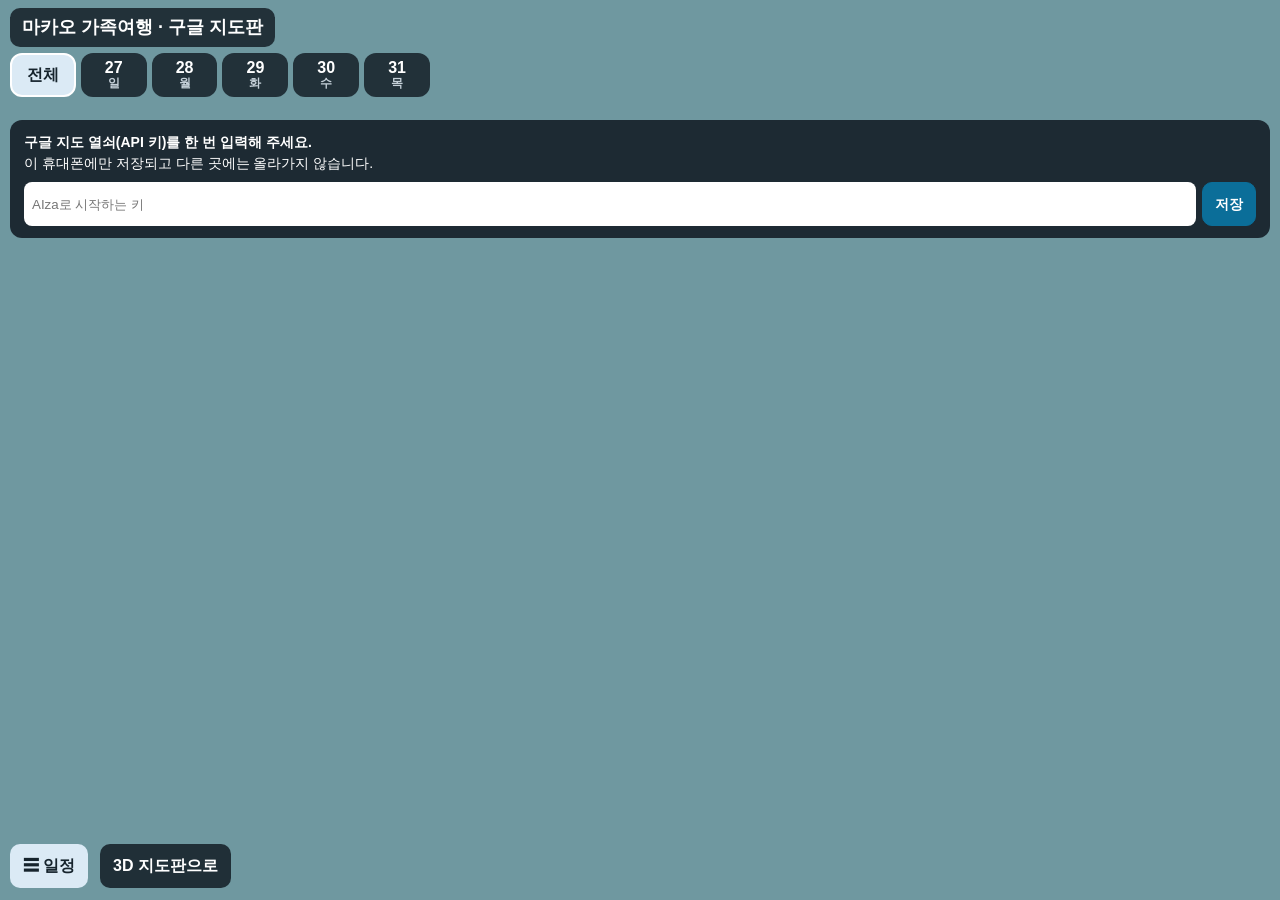
<file: google.html>
<!DOCTYPE html>
<html lang="ko">
<head>
  <meta charset="utf-8">
  <meta name="viewport" content="width=device-width, initial-scale=1">
  <title>마카오 가족여행 · 구글 지도판</title>
  <meta name="description" content="마카오 가족여행 일정을 구글 지도 위에서 보는 시험판">
  <link rel="stylesheet" href="./style.css">
  <style>
    /* 구글 지도판에서만 쓰는 모양 */
    #g-note { position: absolute; left: 10px; right: 10px; top: 120px; z-index: 4; padding: 12px 14px; border-radius: 12px; background: #1d2a33; color: #fff; font-size: 14px; }
    #g-note[hidden] { display: none; }
    #g-note a { color: #9fd3ff; }
    .g-meta { margin: 0 0 8px; color: var(--muted, #5b6770); font-size: 14px; }
    .g-item { padding: 10px 0; border-top: 1px solid rgba(128, 128, 128, .25); }
    .g-item .t { font-weight: 700; }
    .g-item .day { display: inline-block; margin-right: 6px; padding: 1px 7px; border-radius: 9px; color: #fff; font-size: 12px; font-weight: 700; }
    .g-item .warn { color: #b45309; font-weight: 700; font-size: 13px; }
    .g-item ul { margin: 6px 0 0; padding-left: 18px; font-size: 14px; }
    .g-item p { margin: 6px 0 0; font-size: 14px; }
    .g-links { display: flex; flex-wrap: wrap; gap: 8px; margin: 10px 0 4px; }
    .g-row { display: block; width: 100%; padding: 10px 0; border: 0; border-top: 1px solid rgba(128, 128, 128, .25); background: none; color: inherit; font: inherit; text-align: left; cursor: pointer; }
    .g-row.quiet { opacity: .6; }
    .g-row .time { display: inline-block; min-width: 46px; font-weight: 700; }
    .g-day { margin: 14px 0 2px; font-size: 15px; }
  </style>
</head>
<body>
  <div id="app">
    <div id="map" aria-label="구글 지도"></div>
    <div id="g-note" hidden></div>

    <header id="top">
      <h1 id="title">마카오 가족여행 · 구글 지도판</h1>
      <div id="tabs" role="tablist" aria-label="날짜"></div>
    </header>

    <nav id="bar" aria-label="메뉴">
      <button type="button" class="btn primary" id="btn-list">☰ <span>일정</span></button>
      <span class="gap"></span>
      <a class="btn" href="./index.html">3D 지도판으로</a>
    </nav>

    <section id="sheet" aria-label="여행 내용" hidden>
      <div id="sheet-head">
        <h2 id="sheet-title"></h2>
        <button type="button" class="btn icon" id="sheet-close" aria-label="닫기">✕</button>
      </div>
      <div id="sheet-body"></div>
    </section>
  </div>

  <noscript>이 페이지는 자바스크립트가 켜져 있어야 보입니다.</noscript>

  <script src="./data.js"></script>
  <script src="./gmap.js"></script>
</body>
</html>
</file>
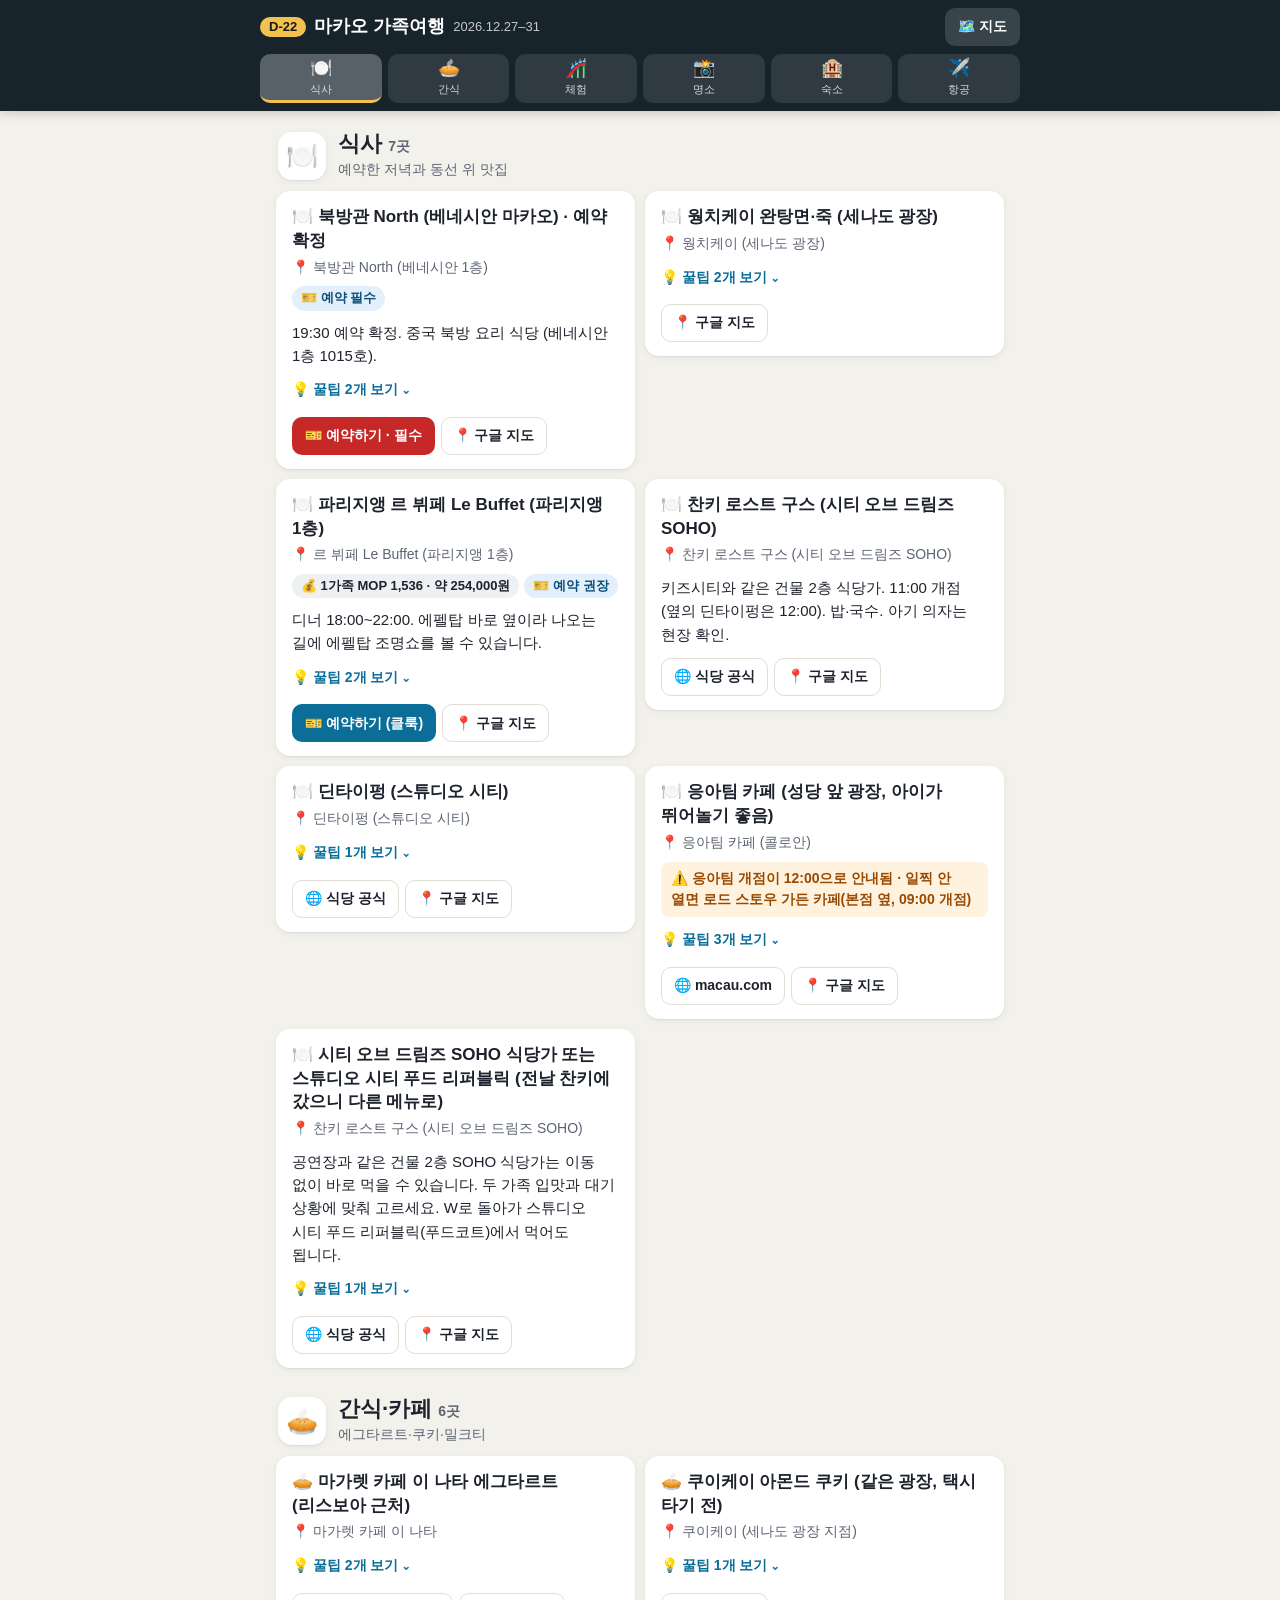
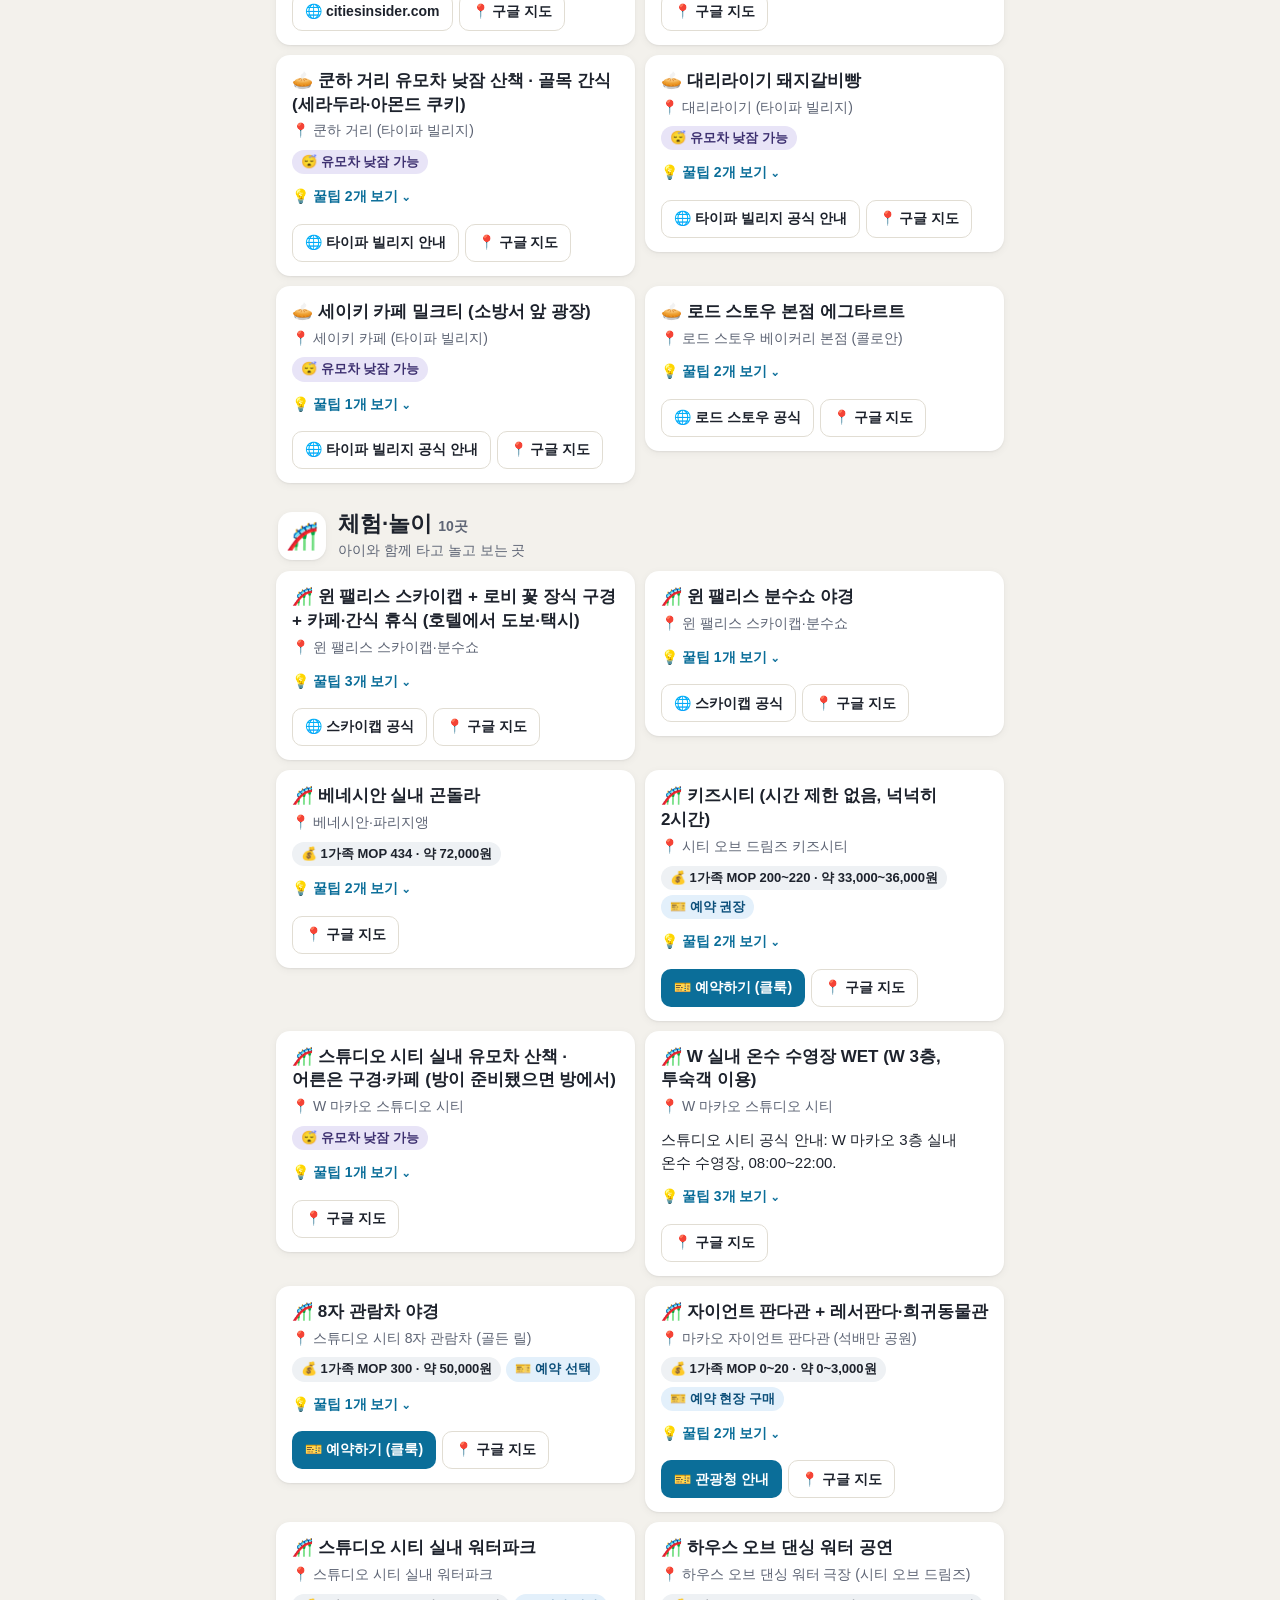
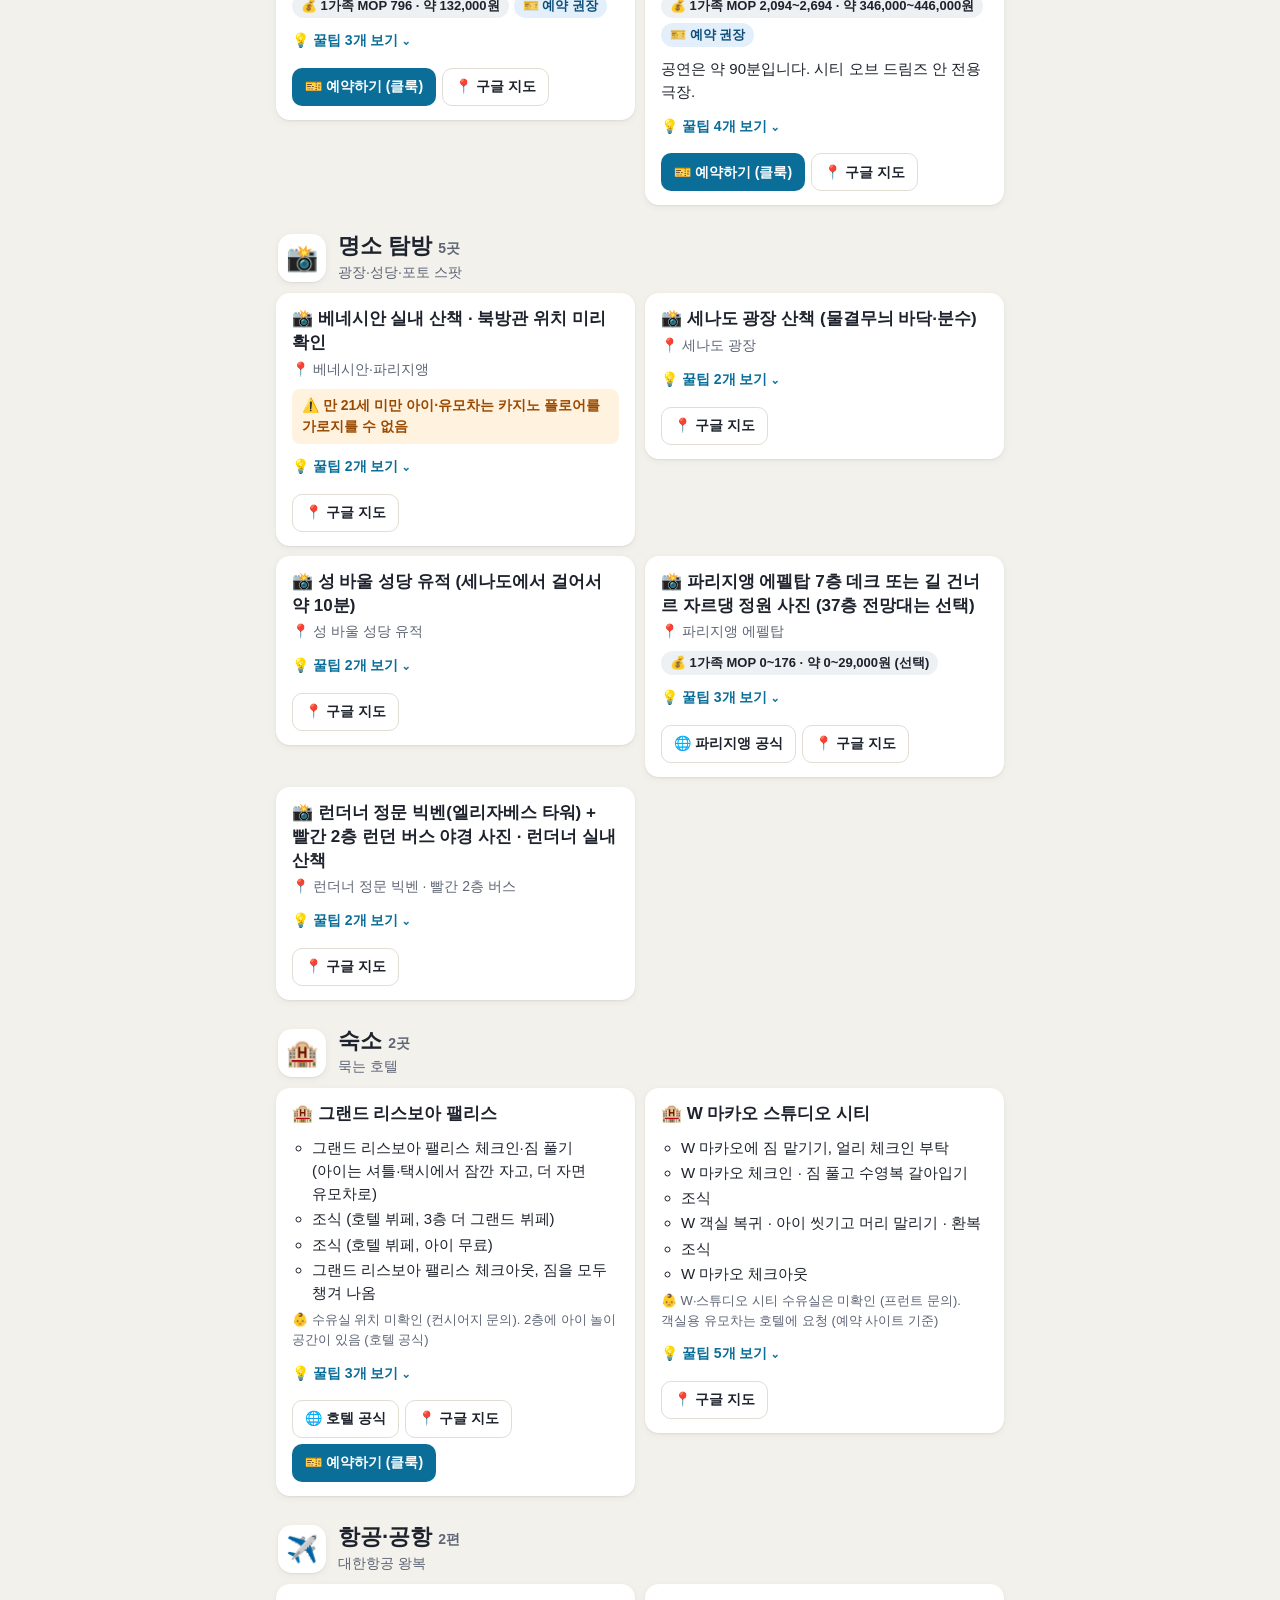
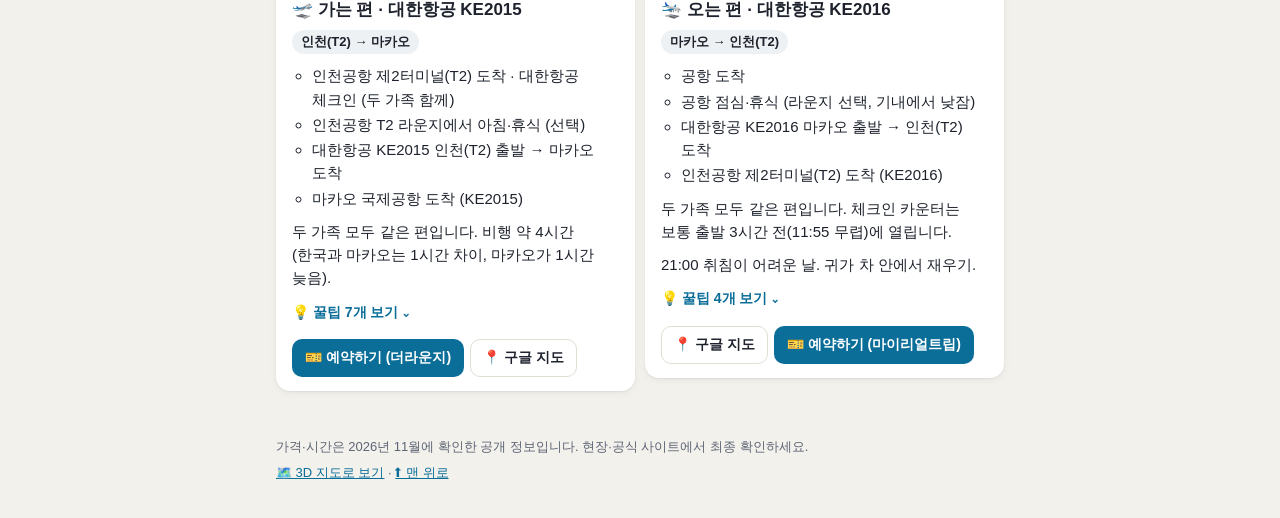
<file: schedule.html>
<!DOCTYPE html>
<html lang="ko">
<head>
  <meta charset="utf-8">
  <meta name="viewport" content="width=device-width, initial-scale=1, viewport-fit=cover">
  <meta name="color-scheme" content="light dark">
  <title>마카오 일정 카드</title>
  <meta name="description" content="마카오 4박 5일 가족여행 일정을 카테고리별 카드로 한눈에 보는 페이지">
  <link rel="manifest" href="./manifest.webmanifest">
  <link rel="apple-touch-icon" href="./icon-180.png?v=2">
  <link rel="icon" type="image/png" sizes="192x192" href="./icon-192.png?v=2">
  <meta name="theme-color" content="#18242c">
  <!-- 일정 카드 페이지: 지도 없이 일정만 크게 본다. 내용은 지도 페이지와 같은 data.js 를 쓴다 (한 곳만 고치면 둘 다 바뀜) -->
  <link rel="stylesheet" href="./schedule.css">
</head>
<body>
  <header id="s-top">
    <div class="s-row">
      <h1><span id="s-dday" class="s-dday" hidden></span>마카오 가족여행 <small>2026.12.27–31</small></h1>
      <a class="s-btn" id="s-map" href="./">🗺️ 지도</a>
    </div>
    <nav id="s-tabs" aria-label="카테고리로 이동"></nav>
  </header>

  <main id="s-main">
    <p id="s-loading">일정을 불러오는 중…</p>
  </main>

  <footer id="s-foot">
    <p>가격·시간은 2026년 11월에 확인한 공개 정보입니다. 현장·공식 사이트에서 최종 확인하세요.</p>
    <p><a href="./">🗺️ 3D 지도로 보기</a> · <a href="#" id="s-totop">⬆ 맨 위로</a></p>
  </footer>

  <script src="./data.js"></script>
  <script src="./schedule.js"></script>
</body>
</html>
</file>
<file: style.css>
/* 마카오 가족여행 투어맵 — 색·글씨·배치
 * 휴대폰에서 한눈에 들어오도록: 일정은 한두 줄로 접어 두고, 누르면 자세한 내용이 펼쳐진다. */

:root {
  --bg: #f6f4ef;
  --card: #ffffff;
  --text: #1f2430;
  --muted: #5d6474;
  --line: #dcd8cf;
  --accent: #0b6e99;
  --accent-text: #ffffff;
  --red: #c62828;
  --orange: #b85c00;
  --orange-bg: #fff1dc;
  --chip: #eef2f5;
  --tip-bg: #f3f8ee;
  --must-text: #ffffff;
  --shadow: 0 1px 3px rgba(0, 0, 0, .12);
}

/* 어두운 화면(다크 모드) 색. 기기 설정을 따르고, 보는 쪽에서 밝게/어둡게를 직접 고르면(data-theme) 그것을 따른다 */
@media (prefers-color-scheme: dark) {
  :root:not([data-theme="light"]) {
    --bg: #15181e;
    --card: #20242c;
    --text: #f0f2f6;
    --muted: #b3bac8;
    --line: #3a404c;
    --accent: #5bb8e0;
    --accent-text: #0c1a22;
    --red: #ff7b72;
    --orange: #ffb561;
    --orange-bg: #40301a;
    --chip: #2c323c;
    --tip-bg: #25301f;
    --must-text: #1b0b0a;
    --shadow: 0 1px 3px rgba(0, 0, 0, .5);
    color-scheme: dark;
  }
}
:root[data-theme="dark"] {
  --bg: #15181e;
  --card: #20242c;
  --text: #f0f2f6;
  --muted: #b3bac8;
  --line: #3a404c;
  --accent: #5bb8e0;
  --accent-text: #0c1a22;
  --red: #ff7b72;
  --orange: #ffb561;
  --orange-bg: #40301a;
  --chip: #2c323c;
  --tip-bg: #25301f;
  --must-text: #1b0b0a;
  --shadow: 0 1px 3px rgba(0, 0, 0, .5);
  color-scheme: dark;
}

* { box-sizing: border-box; }

html, body {
  margin: 0;
  height: 100%;
  background: var(--bg);
  color: var(--text);
  font-family: -apple-system, BlinkMacSystemFont, "Apple SD Gothic Neo", "Malgun Gothic", "Noto Sans KR", sans-serif;
  font-size: 16px;
  line-height: 1.5;
  -webkit-text-size-adjust: 100%;
  /* 한글이 단어 중간에서 끊기지 않고 띄어쓰기에서 줄이 바뀌게 한다 (너무 긴 낱말만 예외로 끊는다) */
  word-break: keep-all;
  overflow-wrap: break-word;
  line-break: strict;
  text-wrap: pretty;
}

a { color: var(--accent); }

/* 화면에는 안 보이고 화면 읽기 프로그램만 읽는 글 */
.sr-only {
  position: absolute;
  width: 1px;
  height: 1px;
  margin: -1px;
  padding: 0;
  overflow: hidden;
  clip: rect(0 0 0 0);
  white-space: nowrap;
  border: 0;
}

/* ---------- 전체 배치: 화면 전체가 지도. 위에 제목·날짜, 아래에 버튼, 누르면 아래에서 내용이 올라온다 ---------- */
#app {
  position: relative;
  height: 100vh;
  height: 100dvh;
  overflow: hidden;
  background: #6f98a0;   /* 지도 바다색과 같게 */
}
#map { position: absolute; inset: 0; }

#map-fallback {
  position: absolute;
  inset: 0;
  padding: 130px 20px 20px;
  text-align: center;
  background: var(--chip);
  color: var(--text);
  z-index: 1;
}
#map-fallback[hidden] { display: none; }
#map-fallback p { margin: 4px 0; }

/* 지도 위에 떠 있는 어두운 유리 느낌의 버튼·이름표 */
#top {
  position: absolute;
  top: 0;
  left: 0;
  right: 0;
  z-index: 3;
  display: flex;
  flex-direction: column;
  gap: 6px;
  padding: 8px 10px;
  pointer-events: none;
}
#top > * { pointer-events: auto; }
#title {
  align-self: flex-start;
  max-width: 100%;
  margin: 0;
  padding: 5px 12px;
  border-radius: 10px;
  background: rgba(24, 36, 44, .88);
  color: #fff;
  font-size: 14px;
  font-weight: 700;
  white-space: nowrap;
  overflow: hidden;
  text-overflow: ellipsis;
}
#bar {
  position: absolute;
  left: 0;
  right: 0;
  bottom: 0;
  z-index: 3;
  display: flex;
  align-items: center;
  gap: 6px;
  padding: 8px 10px calc(12px + env(safe-area-inset-bottom, 0px));
  pointer-events: none;
}
#bar .btn { pointer-events: auto; border-color: transparent; background: rgba(24, 36, 44, .9); color: #fff; }
#bar .btn.primary { background: #dbeaf5; color: #16242d; }
#bar .gap { flex: 1 1 auto; }
#bar .btn { flex: 0 0 auto; white-space: nowrap; }
/* 좁은 휴대폰: 버튼 8개가 한 줄에 들어가도록 간격과 여백을 줄인다 */
@media (max-width: 430px) {
  #bar { gap: 4px; padding-left: 8px; padding-right: 8px; }
  #bar .btn { padding: 8px 8px; min-width: 36px; }
  #bar .btn.icon { padding: 8px 4px; }
  #btn-list span { display: none; }   /* 버튼이 9개라 좁은 휴대폰에서는 ☰ 만 */
}

/* 아래에서 올라오는 창 */
#sheet {
  position: absolute;
  left: 8px;
  right: 8px;
  bottom: calc(72px + env(safe-area-inset-bottom, 0px));   /* 아래쪽 버튼 줄 위에 뜬다 */
  z-index: 4;
  display: flex;
  flex-direction: column;
  max-height: 52%;
  border-radius: 16px;
  background: var(--bg);
  color: var(--text);
  box-shadow: 0 -4px 20px rgba(0, 0, 0, .3);
}
#sheet.list { max-height: 74%; }
#sheet[hidden] { display: none; }
.nomap #sheet { top: 120px; max-height: none; }
#sheet-head {
  display: flex;
  align-items: center;
  justify-content: space-between;
  gap: 8px;
  padding: 6px 8px 6px 16px;
  border-bottom: 1px solid var(--line);
}
#sheet-title { flex: 1 1 auto; min-width: 0; margin: 0; font-size: 17px; line-height: 1.3; overflow-wrap: break-word; }
#sheet-back { flex: 0 0 auto; padding: 0 12px; }
#sheet-back[hidden] { display: none; }
#sheet-body {
  min-height: 0;
  overflow-y: auto;
  overflow-x: hidden;              /* 창은 위아래로만 움직인다 (좌우 흔들림 없음) */
  overscroll-behavior: contain;    /* 끝까지 밀어도 뒤의 지도·페이지가 끌려가지 않게 */
  touch-action: pan-y;
  -webkit-overflow-scrolling: touch;
  padding: 6px 14px 18px;
}
#place[hidden], #list[hidden] { display: none; }
#place > .fine:first-child { margin-top: 6px; }
.day-tag { margin: 10px 0 0; font-weight: 700; }

/* PC: 창을 왼쪽 아래에 띄운다 */
@media (min-width: 900px) {
  #top { right: auto; width: 440px; }
  #title { font-size: 18px; padding: 6px 12px; }
  #bar { right: auto; width: auto; }   /* 버튼 수에 맞춰 늘어난다 */
  #sheet, #sheet.list { left: 12px; right: auto; bottom: 72px; width: 420px; max-height: calc(100% - 200px); border-radius: 16px; }
}

/* ---------- 버튼 ---------- */
.btn {
  display: inline-flex;
  align-items: center;
  justify-content: center;
  gap: 4px;
  min-height: 44px;
  min-width: 44px;
  padding: 8px 12px;
  border: 1px solid var(--line);
  border-radius: 10px;
  background: var(--card);
  color: var(--text);
  font: inherit;
  font-weight: 600;
  text-decoration: none;
  cursor: pointer;
  white-space: nowrap;
}
.btn.primary { background: var(--accent); border-color: var(--accent); color: var(--accent-text); }
.btn.icon { padding: 8px; }
.btn:focus-visible, .tab:focus-visible, .card:focus-visible, .day-cost:focus-visible {
  outline: 3px solid var(--accent);
  outline-offset: 2px;
}
.btn.book { background: var(--chip); }
.btn.book.must { background: var(--red); border-color: var(--red); color: var(--must-text); }

/* ---------- 날짜 탭 ---------- */
#plan-toggle { display: flex; gap: 6px; }
#plan-toggle[hidden] { display: none; }
#plan-toggle .btn { flex: 1 1 0; }
#plan-toggle .btn[aria-pressed="true"] { background: var(--accent); border-color: var(--accent); color: var(--accent-text); }

#tabs { display: flex; gap: 5px; }
.tab {
  flex: 1 1 0;
  min-width: 0;
  min-height: 44px;
  padding: 3px 4px;
  border: 2px solid transparent;
  border-radius: 12px;
  background: rgba(24, 36, 44, .88);
  color: #fff;
  font: inherit;
  font-weight: 700;
  line-height: 1.15;
  cursor: pointer;
}
.tab .d { display: block; font-size: 16px; }
.tab .w { display: block; color: #c5d0d8; font-size: 12px; font-weight: 600; }
.tab .m { display: none; }
.tab[aria-selected="true"] { background: var(--day-color, #dbeaf5); border-color: #fff; color: #fff; }
.tab[data-day="all"][aria-selected="true"] { color: #16242d; }
.tab[aria-selected="true"] .w { color: #fff; }

/* ---------- 날짜 제목 · 준비물 ---------- */
.day-head {
  display: flex;
  flex-wrap: wrap;                 /* 비용 버튼이 길면 제목 아래 줄로 내려간다 */
  align-items: center;
  gap: 8px;
  margin: 16px 0 8px;
  padding-left: 10px;
  border-left: 5px solid var(--day-color, var(--accent));
}
.day-head h2 { flex: 1 1 12em; min-width: 0; margin: 0; font-size: 18px; line-height: 1.3; }
.day-head h2 small { display: block; color: var(--muted); font-size: 14px; font-weight: 500; }
.day-cost {
  flex: 0 1 auto;
  max-width: 100%;
  min-height: 44px;
  padding: 6px 12px;
  border: 1px solid var(--line);
  border-radius: 22px;
  background: var(--card);
  color: var(--text);
  font: inherit;
  font-size: 14px;
  font-weight: 600;
  white-space: normal;             /* 원화까지 길면 줄을 바꾼다 */
  text-align: left;
  line-height: 1.35;
  cursor: pointer;
}

.prep {
  margin: 0 0 10px;
  border: 1px solid var(--line);
  border-radius: 12px;
  background: var(--card);
}
.prep summary {
  display: flex;
  align-items: center;
  justify-content: space-between;
  min-height: 44px;
  padding: 8px 12px;
  font-weight: 600;
  cursor: pointer;
  list-style: none;
}
.prep summary::-webkit-details-marker { display: none; }
.prep summary::after { content: "⌄"; color: var(--muted); font-size: 18px; }
.prep[open] summary::after { content: "⌃"; }
.prep ul { margin: 0; padding: 0 12px 10px 30px; }
.prep li { margin: 4px 0; }

/* ---------- 일정 카드: 접힌 상태는 시간·제목·장소만, 누르면 펼쳐진다 ---------- */
.card {
  display: block;
  margin: 8px 0;
  padding: 11px 12px;
  border: 1px solid var(--line);
  border-left: 5px solid var(--day-color, var(--accent));
  border-radius: 12px;
  background: var(--card);
  color: var(--text);
  box-shadow: var(--shadow);
  cursor: pointer;
  scroll-margin-top: 8px;
  scroll-margin-bottom: 12px;
}
.card.active { outline: 3px solid var(--day-color, var(--accent)); outline-offset: 1px; }
/* 장소 창 안의 일정: 항상 펼쳐 보이고 누르는 동작이 없다 */
.card.static { cursor: auto; box-shadow: none; }
.card.static .chev { display: none; }

.card-top { display: flex; gap: 10px; align-items: flex-start; }
.card-time {
  flex: 0 0 50px;
  padding-top: 1px;
  font-size: 15px;
  font-weight: 700;
  font-variant-numeric: tabular-nums;
}
.card-time small { display: block; color: var(--muted); font-size: 13px; font-weight: 500; }
.card-main { flex: 1 1 auto; min-width: 0; }
.card-title { margin: 0; font-size: 16px; font-weight: 650; line-height: 1.4; overflow-wrap: break-word; }
.card-place { margin: 2px 0 0; color: var(--muted); font-size: 14px; overflow-wrap: break-word; }
.chev { flex: 0 0 auto; color: var(--muted); font-size: 18px; line-height: 1.3; transition: transform .2s; }
.card.open .chev { transform: rotate(180deg); }

/* 이동·낮잠·취침은 얇은 줄로 가볍게 */
.card.move, .card.quiet { padding: 7px 12px; background: transparent; box-shadow: none; }
.card.move .card-title, .card.quiet .card-title { font-size: 15px; font-weight: 500; }
.card.quiet { border-left-color: var(--line); color: var(--muted); }
.card.quiet .card-time { flex-basis: auto; }
.card.quiet .card-time small { display: inline; font-size: 15px; }
.card.move .place-line, .card.quiet .place-line { display: none; }
.card.move.open .place-line, .card.quiet.open .place-line { display: block; }

.pnum {
  display: inline-block;
  min-width: 20px;
  height: 20px;
  margin-right: 5px;
  padding: 0 5px;
  border-radius: 10px;
  background: var(--day-color, var(--accent));
  color: #fff;
  font-size: 13px;
  font-weight: 700;
  line-height: 20px;
  text-align: center;
  vertical-align: 1px;
}

/* 작은 표시(칩): 접혀 있을 때는 짧게(.s), 펼치면 전체 문구(.f) */
.chips { display: flex; flex-wrap: wrap; gap: 5px; margin-top: 6px; }
.chips:empty { display: none; }
.chip {
  padding: 2px 8px;
  border-radius: 12px;
  background: var(--chip);
  color: var(--text);
  font-size: 13px;
  font-weight: 600;
  white-space: nowrap;
}
.chip.warn { background: var(--orange-bg); color: var(--orange); }
.chip.nap { background: #e8eefc; color: #3b4fa0; }
.chip.closed { background: var(--orange-bg); color: var(--red); }
.chip .f, .chip.f-only { display: none; }
.card.open .chip.f-only { display: inline; }
.card.open .chip { white-space: normal; }
.card.open .chip .f { display: inline; }
.card.open .chip .s, .card.open .chip.s-only { display: none; }

/* 펼친 내용 */
.card-more { display: none; margin-top: 10px; padding-top: 10px; border-top: 1px dashed var(--line); cursor: auto; }
.card.open .card-more { display: block; }
.card-more > :first-child { margin-top: 0; }
.card-more > :last-child { margin-bottom: 0; }
.card-memo { margin: 0 0 8px; }
.tips {
  margin: 0 0 8px;
  padding: 8px 10px 8px 28px;
  border-radius: 10px;
  background: var(--tip-bg);
}
.tips li { margin: 3px 0; }
.tips li::marker { content: "💡 "; }
.card-actions { display: flex; flex-wrap: wrap; gap: 8px; margin: 0 0 8px; }
.fine { margin: 0 0 8px; color: var(--muted); font-size: 14px; }

#foot { margin: 22px 0 0; color: var(--muted); font-size: 13px; line-height: 1.6; }
#foot p { margin: 4px 0; }

/* ---------- 지도 마커·팝업 ---------- */
.mk {
  width: 38px;
  height: 38px;
  border: 3px solid var(--mk-color, #0b6e99);
  border-radius: 50%;
  background: #fff;
  color: #1f2430;
  font-size: 19px;
  line-height: 32px;
  text-align: center;
  box-shadow: 0 2px 6px rgba(0, 0, 0, .35);
  cursor: pointer;
}
.mk .n {
  position: absolute;
  top: -9px;
  right: -9px;
  min-width: 20px;
  height: 20px;
  padding: 0 4px;
  border-radius: 10px;
  background: var(--mk-color, #0b6e99);
  color: #fff;
  font-size: 12px;
  font-weight: 700;
  line-height: 20px;
}
.mk.small { width: 28px; height: 28px; border-width: 2px; font-size: 14px; line-height: 24px; }
/* 지금 보는 장소의 마커: 흰 테두리 + 퍼져 나가는 고리 */
.mk.on { width: 38px; height: 38px; border-width: 3px; font-size: 19px; line-height: 32px; z-index: 2;
  box-shadow: 0 0 0 6px rgba(255, 255, 255, .75), 0 2px 8px rgba(0, 0, 0, .5); }
.mk.on::after {
  content: "";
  position: absolute;
  inset: -9px;
  border: 3px solid var(--mk-color, #0b6e99);
  border-radius: 50%;
  opacity: 0;
  animation: mk-pulse 1.8s ease-out infinite;
  pointer-events: none;
}
@keyframes mk-pulse {
  0% { transform: scale(.75); opacity: .9; }
  100% { transform: scale(1.7); opacity: 0; }
}
@media (prefers-reduced-motion: reduce) {
  .mk.on::after { animation: none; }
  .chev { transition: none; }
}

/* 앞에 #map 을 붙여 지도 엔진의 기본 모양보다 우선하게 한다 */
#map .maplibregl-popup { max-width: min(300px, 82vw) !important; }
#map .maplibregl-popup-content {
  padding: 0;
  border-radius: 12px;
  background: #fff;
  color: #1f2430;
  font-family: inherit;
  font-size: 15px;
  line-height: 1.45;
  overflow: hidden;
}
/* 팝업이 길면 안쪽(.pop)만 스크롤된다. 바깥 상자를 스크롤시키면 일부 브라우저에서 지도 일부가 가려져 보인다 */
.pop {
  padding: 12px 14px;
  max-height: 44vh;
  overflow-y: auto;
  -webkit-overflow-scrolling: touch;
}
#map .maplibregl-popup-close-button { width: 36px; height: 36px; font-size: 22px; color: #1f2430; background: transparent; }
/* 마커 아래에 뜨는 작은 이름표 (누르면 자세한 팝업) */
#map .tour-pop .maplibregl-popup-content { background: #1d2a33; color: #fff; }
#map .tour-pop .maplibregl-popup-tip { border-bottom-color: #1d2a33; }
.pop.compact { padding: 6px 12px; max-width: 250px; text-align: center; cursor: pointer; }
.pop.compact strong { display: block; font-size: 15px; line-height: 1.3; }
.pop.compact span { display: block; max-width: 226px; color: #c5d0d8; font-size: 13px; overflow: hidden; text-overflow: ellipsis; white-space: nowrap; }
.pop h3 { margin: 0 30px 2px 0; font-size: 17px; }
.pop .pop-type { margin: 0 0 6px; color: #5d6474; font-size: 14px; }
.pop p { margin: 4px 0; }
.pop ul { margin: 6px 0; padding: 8px 8px 8px 26px; border-radius: 8px; background: #f3f8ee; }
.pop li::marker { content: "💡 "; }
.pop .btn { margin: 6px 6px 0 0; min-height: 40px; background: #eef2f5; color: #1f2430; border-color: #dcd8cf; }
.pop .btn.must { background: #c62828; border-color: #c62828; color: #fff; }
.pop .unverified { color: #b85c00; font-size: 13px; }

/* ---------- 창(예약 체크리스트·비용 요약) ---------- */
#modal {
  position: fixed;
  inset: 0;
  z-index: 50;
  display: flex;
  align-items: flex-end;
  justify-content: center;
  background: rgba(0, 0, 0, .5);
}
#modal[hidden] { display: none; }
#modal-box {
  display: flex;
  flex-direction: column;
  width: 100%;
  max-width: 640px;
  max-height: 88vh;
  max-height: 88dvh;
  border-radius: 16px 16px 0 0;
  background: var(--bg);
  color: var(--text);
}
@media (min-width: 900px) {
  #modal { align-items: center; }
  #modal-box { border-radius: 16px; }
}
#modal-head {
  display: flex;
  align-items: center;
  justify-content: space-between;
  gap: 8px;
  padding: 10px 12px 10px 16px;
  border-bottom: 1px solid var(--line);
}
#modal-title { margin: 0; font-size: 19px; }
#modal-body { padding: 12px 16px 24px; overflow-y: auto; overflow-x: hidden; overscroll-behavior: contain; touch-action: pan-y; -webkit-overflow-scrolling: touch; }

.bk {
  margin: 10px 0;
  padding: 12px;
  border: 1px solid var(--line);
  border-radius: 12px;
  background: var(--card);
}
.bk h3 { margin: 0 0 2px; font-size: 17px; }
.bk p { margin: 4px 0; font-size: 15px; }
.lvl { display: inline-block; padding: 2px 9px; border-radius: 12px; background: var(--chip); font-size: 14px; font-weight: 700; }
.lvl.must { background: var(--red); color: var(--must-text); }

.table-wrap { overflow-x: auto; margin: 8px 0; }
table.cost { width: 100%; border-collapse: collapse; font-size: 14px; font-variant-numeric: tabular-nums; }
table.cost th, table.cost td { padding: 8px 3px; border-bottom: 1px solid var(--line); text-align: right; white-space: nowrap; }
table.cost th:first-child, table.cost td:first-child { text-align: left; white-space: normal; }
table.cost tfoot td { font-weight: 700; border-top: 2px solid var(--text); }
@media (max-width: 380px) { table.cost { font-size: 13px; } }
.cost-list { margin: 6px 0; padding-left: 20px; font-size: 15px; }
.cost-list li { margin: 3px 0; }
h3.sec { margin: 18px 0 4px; font-size: 17px; }

/* '가까운 곳' 바로가기 */
.near { display: flex; flex-wrap: wrap; align-items: center; gap: 6px; margin: 4px 0 8px; }
.near .fine { margin: 0; }
.chip-btn {
  min-height: 44px;
  padding: 6px 12px;
  border: 1px solid var(--line);
  border-radius: 22px;
  background: var(--card);
  color: var(--text);
  font: inherit;
  font-size: 14px;
  font-weight: 600;
  cursor: pointer;
}
a.chip-btn { display: inline-flex; align-items: center; text-decoration: none; }
/* 지도 출처 표시(ⓘ)가 아래 버튼 줄에 가려지지 않게 위로 올린다 */
#map .maplibregl-ctrl-bottom-right { bottom: calc(68px + env(safe-area-inset-bottom, 0px)); }

/* 휴대폰을 가로로 돌렸을 때(화면이 낮을 때): 창을 왼쪽에 두고 지도를 오른쪽에 넓게 본다 */
@media (orientation: landscape) and (max-height: 520px) {
  #top { flex-direction: row; align-items: center; right: 0; width: auto; }
  #title { flex: 0 1 auto; font-size: 13px; }
  #tabs { flex: 1 1 auto; max-width: 420px; margin-left: auto; }
  .tab { min-height: 40px; }
  .tab .d, .tab .w { display: inline; font-size: 14px; }
  .tab .w { margin-left: 2px; }
  #bar { left: auto; right: 0; width: auto; }
  #bar .gap { display: none; }
  #sheet, #sheet.list { left: 8px; right: auto; top: 60px; bottom: 8px; width: 46%; max-width: 420px; max-height: none; }
}

/* 제목은 줄 길이를 고르게 나눈다 */
.card-title, #sheet-title, .day-head h2, .bk h3, #modal-title { text-wrap: balance; }
.tips li, .card-memo, .prep li, .fine { text-wrap: pretty; }

/* 장소 창 아래쪽의 작은 버튼 줄 (가까운 일정 · 주변 찾기): 한 줄로 두고 넘치면 옆으로 밀어 본다 */
.place-meta { margin-bottom: 10px; }
.row-chips {
  display: flex; align-items: center; gap: 6px;
  margin: 10px -14px 0; padding: 2px 14px 4px;   /* 창 안쪽 여백(14px)과 딱 맞춘다 */
  overflow-x: auto; overflow-y: hidden; scrollbar-width: none; -webkit-overflow-scrolling: touch;
  overscroll-behavior-x: contain; touch-action: pan-x;
}
.row-chips::-webkit-scrollbar { display: none; }
.row-label { flex: 0 0 auto; color: var(--muted); font-size: 13px; }
.chip-sm {
  flex: 0 0 auto; display: inline-flex; align-items: center;
  min-height: 36px; padding: 4px 11px;
  border: 1px solid var(--line); border-radius: 18px;
  background: var(--card); color: var(--text);
  font: inherit; font-size: 13px; font-weight: 600; white-space: nowrap; text-decoration: none; cursor: pointer;
}

/* 예약 체크리스트 (한 줄 요약) */
.bk-sum { margin: 0 0 10px; font-size: 16px; }
.bk2 { display: flex; align-items: center; gap: 10px; padding: 10px 0; border-bottom: 1px solid var(--line); }
.bk2-check input { width: 22px; height: 22px; margin: 0; accent-color: #0f8a5f; }
.bk2-main { flex: 1 1 auto; min-width: 0; }
.bk2-title { margin: 0; font-size: 16px; font-weight: 700; }
.bk2-lvl { font-size: 13px; }
.bk2-key { margin: 2px 0 0; color: var(--muted); font-size: 14px; }
.bk2 details { margin-top: 4px; font-size: 14px; }
.bk2 summary { color: var(--muted); font-size: 13px; cursor: pointer; }
.bk2 details p { margin: 4px 0; }
.bk2.done .bk2-title, .bk2.done .bk2-key { text-decoration: line-through; opacity: .55; }
.btn.small { min-height: 38px; padding: 6px 12px; font-size: 14px; flex: 0 0 auto; }

/* 비용 요약 (총액 크게) */
.cost-big { padding: 12px 14px; border-radius: 12px; background: var(--card); border: 1px solid var(--line); }
.cost-big .fine { margin: 0; }
.cost-total { margin: 4px 0 2px; font-size: 26px; font-weight: 800; font-variant-numeric: tabular-nums; }
.cost-split { margin: 0; font-size: 15px; font-variant-numeric: tabular-nums; }
.cost-days { margin: 4px 0; padding: 0; list-style: none; }
.cost-days li { display: flex; justify-content: space-between; padding: 7px 0; border-bottom: 1px solid var(--line); font-size: 15px; }
.cd-day { font-weight: 700; color: var(--day-color); }
.cd-sum { font-variant-numeric: tabular-nums; }
.cost-tips { margin: 4px 0; padding-left: 4px; list-style: none; font-size: 15px; }
.cost-tips li { margin: 5px 0; }
.cost-more { margin-top: 14px; }
.cost-more summary { color: var(--muted); font-size: 14px; cursor: pointer; }
.cost-won { margin: 0 0 4px; font-size: 18px; font-weight: 700; font-variant-numeric: tabular-nums; }
.cost-rate { margin: 6px 0 0 !important; }
.cd-sum { text-align: right; }
.cd-sum small { display: block; color: var(--muted); font-size: 12px; }
.bk2-by { display: inline-block; padding: 1px 7px; border-radius: 9px; background: var(--chip); color: var(--muted); font-size: 12px; font-weight: 600; vertical-align: 1px; }
.bk2-warn { margin: 4px 0 0; color: #b45309; font-size: 13px; }

/* 예약 체크리스트 맨 아래: 할인 코드 (누르면 복사) */
.cp { margin-top: 14px; padding: 12px; border: 1px dashed var(--line); border-radius: 12px; background: var(--card); }
.cp-title { margin: 0 0 8px; font-size: 16px; font-weight: 700; }
.cp-row { display: flex; align-items: center; gap: 8px; width: 100%; min-height: 44px; margin: 4px 0; padding: 6px 10px;
  border: 1px solid var(--line); border-radius: 10px; background: var(--bg); color: var(--text); font: inherit; text-align: left; cursor: pointer; }
.cp-code { font-weight: 800; font-variant-numeric: tabular-nums; letter-spacing: .3px; }
.cp-off { flex: 1 1 auto; font-size: 13px; color: var(--muted); text-align: right; }
.cp-off strong { color: var(--text); }
.cp-copy { flex: 0 0 auto; font-size: 12px; font-weight: 700; color: #0f8a5f; }
.cp .fine { margin: 6px 0 0; }

/* ---------- 보는 맛을 살리는 효과 (휴대폰의 '동작 줄이기'를 켜면 나오지 않는다) ---------- */
.dday { display: inline-block; margin-right: 7px; padding: 1px 8px; border-radius: 9px; background: #f2b84b; color: #2b2112; font-size: 12px; font-weight: 800; vertical-align: 1px; }
@media (prefers-reduced-motion: no-preference) {
  /* 마커가 하나씩 톡톡 튀어나온다 (scale 은 지도가 쓰는 transform 과 따로 움직인다) */
  .mk { animation: mkpop .5s cubic-bezier(.2, 1.6, .4, 1) backwards; animation-delay: var(--d, 0ms); }
  @keyframes mkpop { from { scale: .2; opacity: 0; } to { scale: 1; opacity: 1; } }
  /* 아래 창·예약 창이 살짝 떠오르며 열린다 */
  #sheet:not([hidden]) { animation: rise .24s ease-out; }
  #modal:not([hidden]) #modal-box { animation: rise .26s ease-out; }
  @keyframes rise { from { transform: translateY(18px); opacity: 0; } to { transform: none; opacity: 1; } }
  /* D-day 배지가 가끔 반짝 */
  .dday { animation: glow 3.2s ease-in-out infinite; }
  @keyframes glow { 0%, 80%, 100% { box-shadow: 0 0 0 0 rgba(242, 184, 75, 0); } 90% { box-shadow: 0 0 0 5px rgba(242, 184, 75, .35); } }
}
/* 예약을 모두 마쳤을 때 축하 */
.confetti { position: fixed; left: 50%; top: 45%; z-index: 50; pointer-events: none; }
.confetti span { position: absolute; font-size: 22px; animation: pop 1.6s cubic-bezier(.15, .7, .3, 1) forwards; }
@keyframes pop {
  0% { transform: translate(0, 0) rotate(0); opacity: 1; }
  55% { transform: translate(var(--x), var(--y)) rotate(var(--r)); opacity: 1; }
  100% { transform: translate(var(--x), calc(var(--y) + 260px)) rotate(var(--r)); opacity: 0; }
}
@media (prefers-reduced-motion: no-preference) {
  #map { opacity: 0; transition: opacity .7s ease; }
  #map.shown, .nomap #map { opacity: 1; }
}

/* ---------- 내 위치 (GPS) ---------- */
.locate {
  position: absolute; right: 12px; bottom: calc(150px + env(safe-area-inset-bottom, 0px)); z-index: 3;
  width: 46px; height: 46px; border: 0; border-radius: 50%;
  background: rgba(24, 36, 44, .9); color: #fff; font-size: 20px; line-height: 46px; text-align: center;
  box-shadow: 0 2px 8px rgba(0, 0, 0, .3); cursor: pointer;
}
.locate.on { background: #fff; color: #2a7de1; }                 /* 위치는 켜져 있지만 따라가기는 멈춤 */
.locate.follow { background: #2a7de1; color: #fff; }             /* 내 위치를 따라가는 중 */
.locate.wait { opacity: .7; }
.nomap .locate { display: none; }
#toast {
  position: absolute; left: 50%; top: 130px; z-index: 6; transform: translateX(-50%);
  width: max-content; max-width: min(88vw, 420px); padding: 10px 14px; border-radius: 12px;
  background: rgba(24, 36, 44, .94); color: #fff; font-size: 14px; line-height: 1.45; text-align: center;
}
#toast[hidden] { display: none; }
.me { width: 18px; height: 18px; border: 3px solid #fff; border-radius: 50%; background: #2a7de1; box-shadow: 0 1px 6px rgba(0, 0, 0, .45); }
.me-dir { display: none; position: absolute; left: 50%; top: 50%; width: 0; height: 0; transform: rotate(var(--h, 0deg)); }
.me.has-dir .me-dir { display: block; }
.me-dir i { position: absolute; left: -8px; top: -30px; width: 0; height: 0;
  border-left: 8px solid transparent; border-right: 8px solid transparent; border-bottom: 16px solid rgba(42, 125, 225, .85); }
.me-dist { color: #1f5fa8; font-weight: 600; }
@media (prefers-reduced-motion: no-preference) {
  .me::after { content: ""; position: absolute; inset: -9px; border-radius: 50%; border: 2px solid rgba(42, 125, 225, .6); animation: mepulse 2s ease-out infinite; }
  @keyframes mepulse { from { scale: .5; opacity: 1; } to { scale: 1.6; opacity: 0; } }
  .locate.wait { animation: glow 1.2s ease-in-out infinite; }
}

/* ---------- 구글 지도 창 (지금 지도 위에 올라온다) ---------- */
#gm {
  position: absolute; left: 8px; right: 8px; bottom: calc(8px + env(safe-area-inset-bottom, 0px)); z-index: 8;
  display: flex; flex-direction: column; height: min(78%, 640px);
  border-radius: 16px; background: var(--bg); color: var(--text); overflow: hidden;
  box-shadow: 0 -4px 24px rgba(0, 0, 0, .3);
}
#gm[hidden] { display: none; }
#gm-head { display: flex; align-items: center; gap: 8px; padding: 6px 8px 6px 14px; border-bottom: 1px solid var(--line); }
#gm-title { flex: 1 1 auto; min-width: 0; margin: 0; font-size: 16px; white-space: nowrap; overflow: hidden; text-overflow: ellipsis; }
#gm-frame { flex: 1 1 auto; width: 100%; border: 0; background: #e8eaed; }
@media (min-width: 900px) { #gm { left: auto; width: 460px; right: 12px; } }
@media (prefers-reduced-motion: no-preference) { #gm:not([hidden]) { animation: rise .24s ease-out; } }
/* PC 에서는 오른쪽 아래에 확대·축소 버튼이 있으므로 📍 버튼을 그 위로 올린다 */
@media (min-width: 900px) { .locate { bottom: calc(222px + env(safe-area-inset-bottom, 0px)); right: 10px; } }
/* 🧭 시점 처음으로: 📍 바로 위 */
.locate.reset { bottom: calc(204px + env(safe-area-inset-bottom, 0px)); font-size: 21px; }
@media (min-width: 900px) { .locate.reset { bottom: calc(276px + env(safe-area-inset-bottom, 0px)); } }
.bk2-kids { margin: 2px 0 0; font-size: 13px; color: var(--text); }
.row-chips.route .chip-sm { border-color: #2a7de1; color: #1f5fa8; }

/* ---------- 위쪽: 제목 줄 + 🆘, 오늘 '다음 일정' ---------- */
#title-row { display: flex; align-items: center; gap: 6px; max-width: 100%; }
#title-row #title { min-width: 0; flex: 0 1 auto; }
#btn-cards { flex: 0 0 auto; width: 34px; height: 34px; border-radius: 10px; background: rgba(24, 36, 44, .88); font-size: 16px; display: inline-flex; align-items: center; justify-content: center; text-decoration: none; }
#btn-sos { flex: 0 0 auto; width: 34px; height: 34px; border: 0; border-radius: 10px; background: rgba(24, 36, 44, .88); font-size: 16px; cursor: pointer; }
#next { align-self: flex-start; max-width: 100%; padding: 7px 12px; border: 0; border-radius: 10px;
  background: #fff; color: #16242d; font: inherit; font-size: 14px; font-weight: 700; text-align: left;
  white-space: nowrap; overflow: hidden; text-overflow: ellipsis; box-shadow: 0 2px 8px rgba(0, 0, 0, .25); cursor: pointer; }
#next[hidden] { display: none; }
.next-tag { display: inline-block; margin-right: 4px; padding: 1px 7px; border-radius: 8px; background: #0f8a5f; color: #fff; font-size: 12px; }

/* ---------- 🚕 택시 카드 (화면 가득) ---------- */
#taxi { position: fixed; inset: 0; z-index: 30; display: flex; flex-direction: column; align-items: center; justify-content: center;
  padding: 24px; background: #fffef8; color: #111; text-align: center; cursor: pointer; }
#taxi[hidden] { display: none; }
.taxi-ask { margin: 0 0 18px; font-size: 18px; color: #555; }
#taxi-zh { margin: 0; font-size: clamp(44px, 13vw, 96px); font-weight: 800; line-height: 1.15; word-break: keep-all; }
#taxi-area { margin: 16px 0 0; font-size: clamp(18px, 5vw, 28px); color: #333; }
#taxi-ko { margin: 10px 0 0; font-size: 16px; color: #777; }
.taxi-close { position: absolute; bottom: calc(18px + env(safe-area-inset-bottom, 0px)); margin: 0; font-size: 13px; color: #999; }
.taxi-chip { border-color: #f2b84b !important; color: #7a5200 !important; background: #fff7e3 !important; }

/* ---------- 🆘 비상 연락처 ---------- */
.sos-row { display: flex; align-items: center; gap: 8px; padding: 10px 0; border-bottom: 1px solid var(--line); }
.sos-main { flex: 1 1 auto; min-width: 0; }
.sos-name { margin: 0; font-size: 15px; font-weight: 700; }
.sos-row .fine { margin: 2px 0 0; }
.sos-tel { white-space: nowrap; border-color: #d1352b; color: #b42318; }

#sheet, #modal-box, #gm { overscroll-behavior: contain; }

/* 아주 좁은 휴대폰(360px 미만): 날짜 칸 글자·아래 버튼을 줄여 한 줄에 들어가게 */
@media (max-width: 359px) {
  .tab { white-space: nowrap; font-size: 14px; padding-left: 2px; padding-right: 2px; }
  .tab .d { font-size: 15px; }
  #bar { gap: 3px; padding-left: 6px; padding-right: 6px; }
  #bar .btn { padding: 8px 6px; min-width: 34px; }
  #bar .btn.icon { padding: 8px 3px; }
  #btn-list span { display: none; }   /* '☰ 일정' → '☰' */
}

/* ---------- 🍴 맛집·카페 ---------- */
.eat-toggle { width: 100%; margin: 4px 0 6px; }
.eat-area { margin: 16px 0 2px; font-size: 15px; color: var(--muted); border-bottom: 2px solid var(--line); padding-bottom: 4px; }
.eat { padding: 10px 0; border-bottom: 1px solid var(--line); }
.eat.sheet { border: 0; padding-top: 0; }
.eat-title { margin: 0 0 4px; font-size: 16px; font-weight: 700; }
.eat-plan { display: inline-block; padding: 1px 7px; border-radius: 9px; background: #e3f3ea; color: #0f6b49; font-size: 12px; font-weight: 600; vertical-align: 1px; }
.eat-l { margin: 2px 0; font-size: 14px; line-height: 1.45; overflow-wrap: anywhere; }
.eat-btns { display: flex; flex-wrap: wrap; gap: 6px; margin-top: 8px; }
.mk.eat-mk { width: 30px; height: 30px; border: 2px solid #e2702a; font-size: 15px; line-height: 26px; }
.mk.eat-mk.on { width: 38px; height: 38px; border-width: 3px; font-size: 19px; line-height: 32px; }
@media (max-width: 374px) {
  #bar { gap: 3px; padding-left: 6px; padding-right: 6px; }
}

/* ---------- 🌤️ 날씨 · ☔ 비 오면 · 🧳 짐 싸기 ---------- */
.wx { margin: 2px 2px 8px; font-size: 14px; color: var(--muted); }
.wx.wet { color: #1d5fa8; font-weight: 600; }
.prep.rain.wet { border-color: #8db6e6; background: #eef5fd; }
.pk-open { width: 100%; margin: 0 0 8px; }
.pk { display: flex; align-items: flex-start; gap: 10px; padding: 9px 2px; border-bottom: 1px solid var(--line); font-size: 15px; cursor: pointer; }
.pk input { width: 22px; height: 22px; margin: 0; flex: 0 0 auto; accent-color: #0f8a5f; }
.pk.done span { text-decoration: line-through; opacity: .55; }

/* 📸 포토 스팟 탭·핀 */
.spot-tabs { display: flex; gap: 6px; margin-bottom: 8px; }
.spot-tabs .btn { flex: 1 1 0; }
.mk.eat-mk.photo { border-color: #c2418a; }

/* 🍼 아기 편의 (수유실·교환대·유모차) */
.baby { margin: 6px 0 10px; padding: 8px 10px; border-radius: 10px; background: #fdf1f6; color: #6b2346; font-size: 14px; line-height: 1.45; }
@media (max-width: 340px) {   /* 아주 좁은 안드로이드 폰 */
  #bar { gap: 2px; padding-left: 4px; padding-right: 4px; }
  #bar .btn { min-width: 32px; padding: 7px 5px; font-size: 14px; }
  #bar .btn.icon { padding: 7px 3px; }
}

/* ---------- 지금 날씨 표시와 빗줄기 ---------- */
#wxnow {   /* 오른쪽 둥근 버튼 줄: 🧭 위 */
  position: absolute; right: 12px; bottom: calc(258px + env(safe-area-inset-bottom, 0px)); z-index: 3;
  width: 46px; height: 46px; padding: 0; border: 0; border-radius: 50%;
  display: flex; flex-direction: column; align-items: center; justify-content: center; gap: 0;
  background: rgba(24, 36, 44, .9); color: #fff; font: inherit; box-shadow: 0 2px 8px rgba(0, 0, 0, .3); cursor: pointer;
}
#wxnow[hidden] { display: none; }
#wxnow .wx-i { font-size: 17px; line-height: 1; }
#wxnow .wx-t { font-size: 11px; font-weight: 700; line-height: 1.2; }
#wxnow.off { opacity: .55; }
@media (min-width: 900px) { #wxnow { right: 10px; bottom: calc(330px + env(safe-area-inset-bottom, 0px)); } }
.nomap #wxnow { display: none; }
#map canvas { transition: filter 1.2s ease; }
#wx-rain {
  position: absolute; inset: 0; pointer-events: none; opacity: .32;
  background-image:
    repeating-linear-gradient(105deg, rgba(255,255,255,.0) 0 14px, rgba(255,255,255,.55) 14px 15px, rgba(255,255,255,0) 15px 38px),
    repeating-linear-gradient(105deg, rgba(255,255,255,.0) 0 22px, rgba(255,255,255,.35) 22px 23px, rgba(255,255,255,0) 23px 51px);
  background-size: 120px 200px, 170px 260px;
  animation: wxrain .6s linear infinite;
}
@keyframes wxrain { to { background-position: -40px 200px, -50px 260px; } }

/* 지금 보는 장소: 마커 위에 아래를 가리키는 화살표 (건물에 가리지 않는 화면 위 표시) */
.mk.on::before {
  content: "";
  position: absolute; left: 50%; bottom: calc(100% + 8px);
  width: 0; height: 0; margin-left: -11px;
  border-left: 11px solid transparent; border-right: 11px solid transparent;
  border-top: 15px solid var(--focus-color, var(--mk-color, #0b6e99));
  filter: drop-shadow(0 0 0 #fff) drop-shadow(0 2px 3px rgba(0, 0, 0, .45));
  pointer-events: none;
  animation: mk-arrow 1s ease-in-out infinite;
}
@keyframes mk-arrow { 0%, 100% { transform: translateY(0); } 50% { transform: translateY(-7px); } }
@media (prefers-reduced-motion: reduce) { .mk.on::before { animation: none; } }
</file>
<file: schedule.css>
/* 일정 카드 페이지 — 지도 없이 날짜별 카드. 휴대폰 세로 화면 기준, 넓은 화면은 가운데 정렬 */
:root {
  --bg: #f3f1ec;
  --card: #ffffff;
  --text: #1d222c;
  --muted: #5d6474;
  --line: #e1ddd3;
  --chip: #eef1f4;
  --tip: #f4f8ef;
  --warn: #9a4a00;
  --warn-bg: #fff2df;
  --accent: #0b6e99;
  --head: #18242c;
  --shadow: 0 1px 2px rgba(0, 0, 0, .06), 0 2px 8px rgba(0, 0, 0, .05);
}
@media (prefers-color-scheme: dark) {
  :root:not([data-theme="light"]) {
    --bg: #14171c; --card: #1f232b; --text: #eef1f5; --muted: #aab2c0; --line: #343a45;
    --chip: #2a303a; --tip: #232c1f; --warn: #ffb766; --warn-bg: #3b2c17; --accent: #5bb8e0; --head: #0f151a;
    --shadow: 0 1px 3px rgba(0, 0, 0, .5);
    color-scheme: dark;
  }
}
:root[data-theme="dark"] {
  --bg: #14171c; --card: #1f232b; --text: #eef1f5; --muted: #aab2c0; --line: #343a45;
  --chip: #2a303a; --tip: #232c1f; --warn: #ffb766; --warn-bg: #3b2c17; --accent: #5bb8e0; --head: #0f151a;
  --shadow: 0 1px 3px rgba(0, 0, 0, .5);
  color-scheme: dark;
}

* { box-sizing: border-box; }
html { scroll-padding-top: calc(var(--top-h, 110px) + 8px); -webkit-text-size-adjust: 100%; }
body {
  margin: 0; background: var(--bg); color: var(--text);
  font: 16px/1.55 -apple-system, BlinkMacSystemFont, "Apple SD Gothic Neo", "Noto Sans KR", "Malgun Gothic", sans-serif;
  word-break: keep-all; overflow-wrap: anywhere;
}
a { color: var(--accent); }

/* 위: 제목 + 날짜 탭 (따라 내려온다) */
#s-top {
  position: sticky; top: 0; z-index: 5; background: var(--head); color: #fff;
  padding: calc(8px + env(safe-area-inset-top, 0px)) max(16px, env(safe-area-inset-right, 0px)) 8px max(16px, env(safe-area-inset-left, 0px));
  box-shadow: 0 2px 10px rgba(0, 0, 0, .18);
}
.s-row { display: flex; align-items: center; gap: 10px; max-width: 760px; margin: 0 auto; }
#s-top h1 { flex: 1 1 auto; margin: 0; font-size: 18px; line-height: 1.3; display: flex; align-items: center; flex-wrap: wrap; gap: 4px 8px; }
#s-top h1 small { font-size: 13px; font-weight: 500; opacity: .75; }
.s-dday { background: #f2c14e; color: #1b1b1b; border-radius: 999px; padding: 2px 9px; font-size: 13px; font-weight: 800; }
#s-map { flex: 0 0 auto; background: rgba(255, 255, 255, .14); color: #fff; border-color: transparent; }
#s-tabs { display: flex; gap: 6px; max-width: 760px; margin: 8px auto 0; }
#s-tabs a {
  flex: 1 1 0; min-width: 0; text-align: center; text-decoration: none; color: #fff; border-radius: 10px;
  padding: 4px 0 3px; background: rgba(255, 255, 255, .10); line-height: 1.15; border-bottom: 3px solid transparent;
}
#s-tabs a b { display: block; font-size: 18px; }
#s-tabs a small { font-size: 11px; opacity: .8; }
#s-tabs a.on { background: rgba(255, 255, 255, .28); border-bottom-color: #f2c14e; }

#s-main { max-width: 760px; margin: 0 auto; padding: 12px 16px 8px; }
#s-loading { color: var(--muted); text-align: center; padding: 40px 0; }

/* 카테고리 묶음 */
.s-cat { margin: 8px 0 28px; }
.s-cathead { display: flex; align-items: center; gap: 12px; margin: 0 2px 10px; }
.s-caticon { flex: 0 0 auto; width: 48px; height: 48px; border-radius: 14px; background: var(--card); box-shadow: var(--shadow); display: flex; align-items: center; justify-content: center; font-size: 26px; }
.s-cathead h2 { margin: 0; font-size: 22px; line-height: 1.2; }
.s-cathead h2 small { font-size: 14px; color: var(--muted); font-weight: 600; }
.s-cathead p { margin: 2px 0 0; color: var(--muted); font-size: 14px; }

.s-list { list-style: none; margin: 0; padding: 0; display: grid; gap: 10px; }
@media (min-width: 700px) { .s-list { grid-template-columns: 1fr 1fr; align-items: start; } }
.s-card { background: var(--card); border-radius: 14px; box-shadow: var(--shadow); padding: 14px 16px; min-width: 0; }
.s-steps { margin: 10px 0 0; padding-left: 20px; font-size: 15px; }
.s-steps li { margin: 2px 0; }
.s-card h3 { margin: 0; font-size: 17px; line-height: 1.4; }
.s-place { margin: 4px 0 0; color: var(--muted); font-size: 14px; }
.s-chips { display: flex; flex-wrap: wrap; gap: 5px; margin-top: 8px; }
.s-chip { background: var(--chip); border-radius: 999px; padding: 2px 9px; font-size: 13px; font-weight: 600; }
.s-chip.nap { background: #e8e4f7; color: #3d3070; }
.s-chip.book { background: #e3f0fb; color: #0c4f7a; }
@media (prefers-color-scheme: dark) { :root:not([data-theme="light"]) .s-chip.nap { background: #2f2a48; color: #d6cffa; } :root:not([data-theme="light"]) .s-chip.book { background: #17344a; color: #bfe2fb; } }
.s-warn { margin: 8px 0 0; background: var(--warn-bg); color: var(--warn); border-radius: 8px; padding: 6px 10px; font-size: 14px; font-weight: 600; }
.s-memo { margin: 10px 0 0; font-size: 15px; }
.s-tips { margin: 8px 0 0; padding: 8px 12px 8px 28px; background: var(--tip); border-radius: 10px; font-size: 14.5px; }
.s-tips li { margin: 3px 0; }
.s-fine { margin: 6px 0 0; color: var(--muted); font-size: 13px; }
.s-more { margin-top: 8px; }
.s-more summary { cursor: pointer; color: var(--accent); font-weight: 700; font-size: 14px; list-style: none; padding: 4px 0; }
.s-more summary::-webkit-details-marker { display: none; }
.s-more summary::after { content: " ⌄"; }
.s-more[open] summary::after { content: " ⌃"; }
.s-acts { display: flex; flex-wrap: wrap; gap: 6px; margin-top: 12px; }
.s-btn {
  display: inline-flex; align-items: center; min-height: 38px; padding: 6px 12px; border-radius: 10px;
  border: 1px solid var(--line); background: var(--card); color: var(--text); text-decoration: none; font-size: 14px; font-weight: 700;
}
.s-btn.book { background: #0b6e99; color: #fff; border-color: transparent; }
.s-btn.book.must { background: #c62828; }

#s-foot { max-width: 760px; margin: 0 auto; padding: 4px 16px calc(28px + env(safe-area-inset-bottom, 0px)); color: var(--muted); font-size: 13px; }
#s-foot p { margin: 6px 0; }

@media print {
  #s-top { position: static; box-shadow: none; }
  #s-tabs, .s-acts, #s-map { display: none; }
  .s-more summary { display: none; } .s-more > * { display: block; }
  .s-card { break-inside: avoid; box-shadow: none; border: 1px solid #ccc; border-left-width: 5px; }
}
</file>
